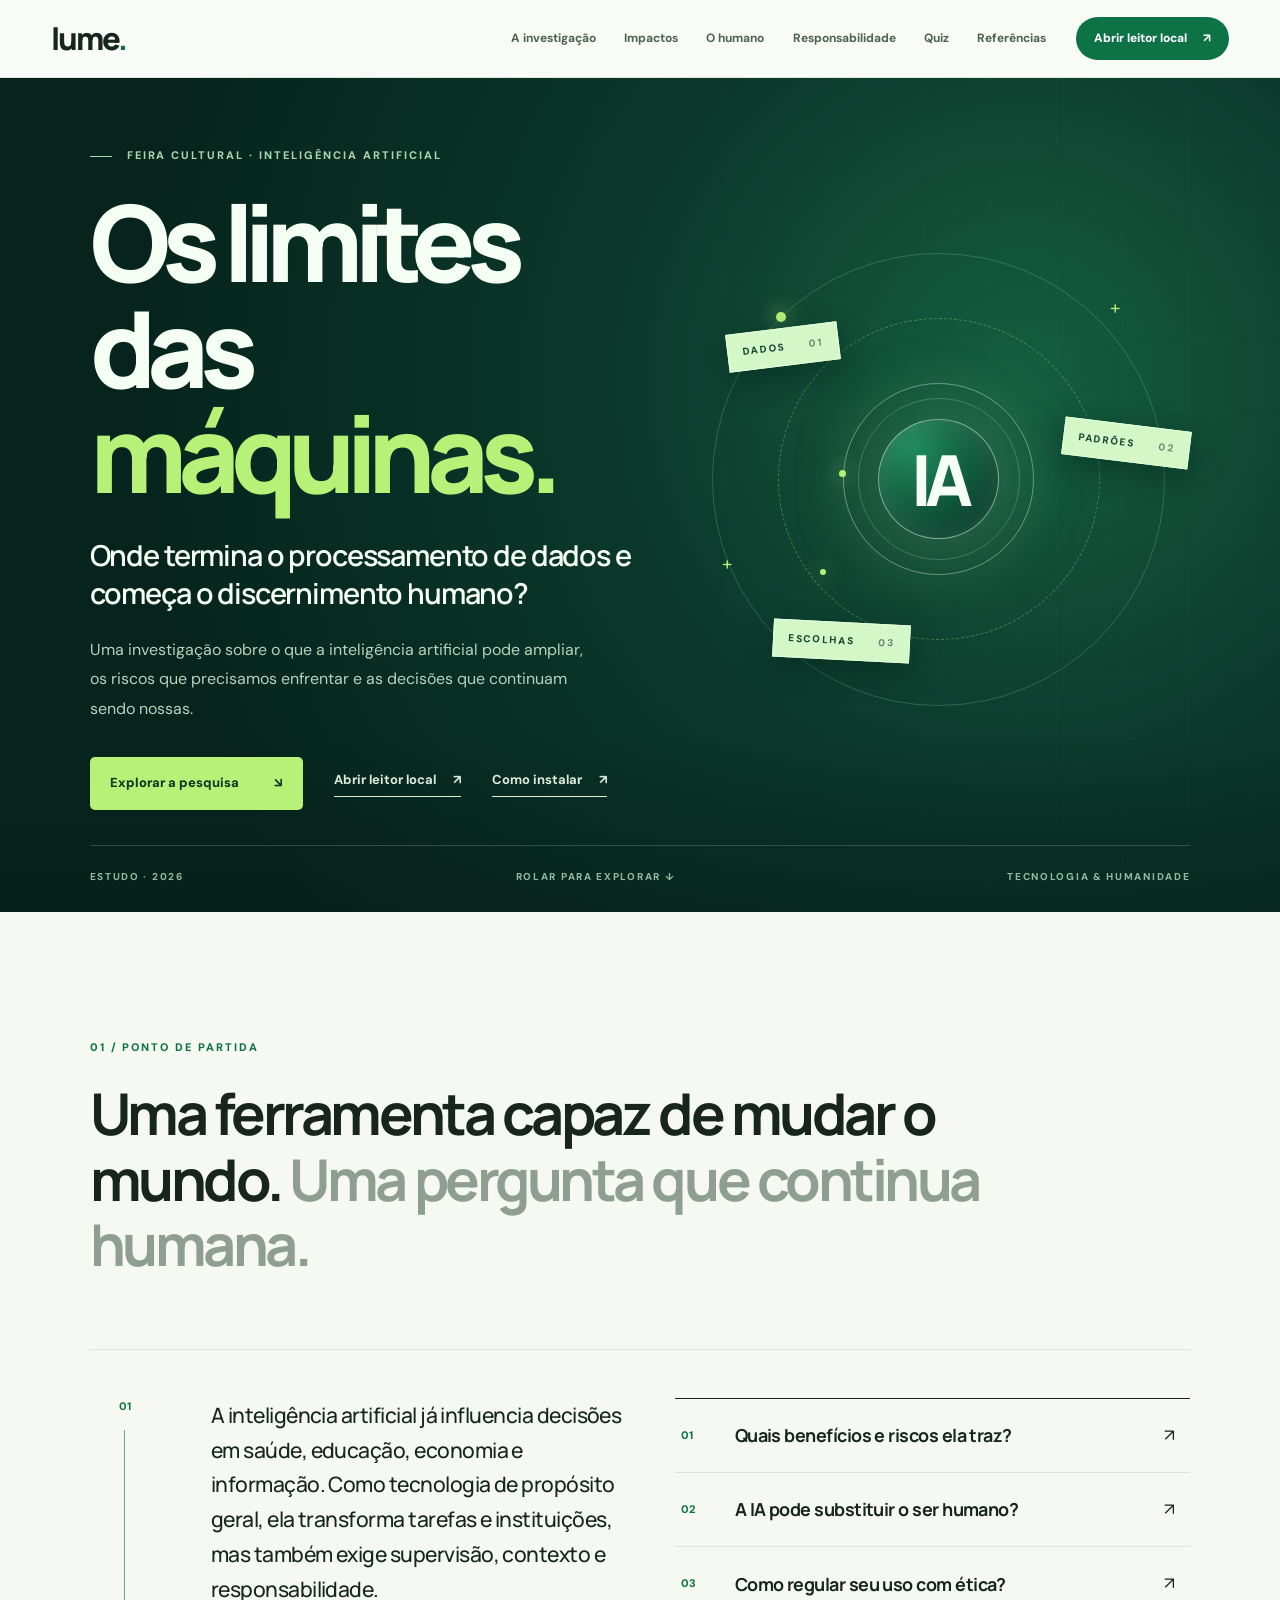
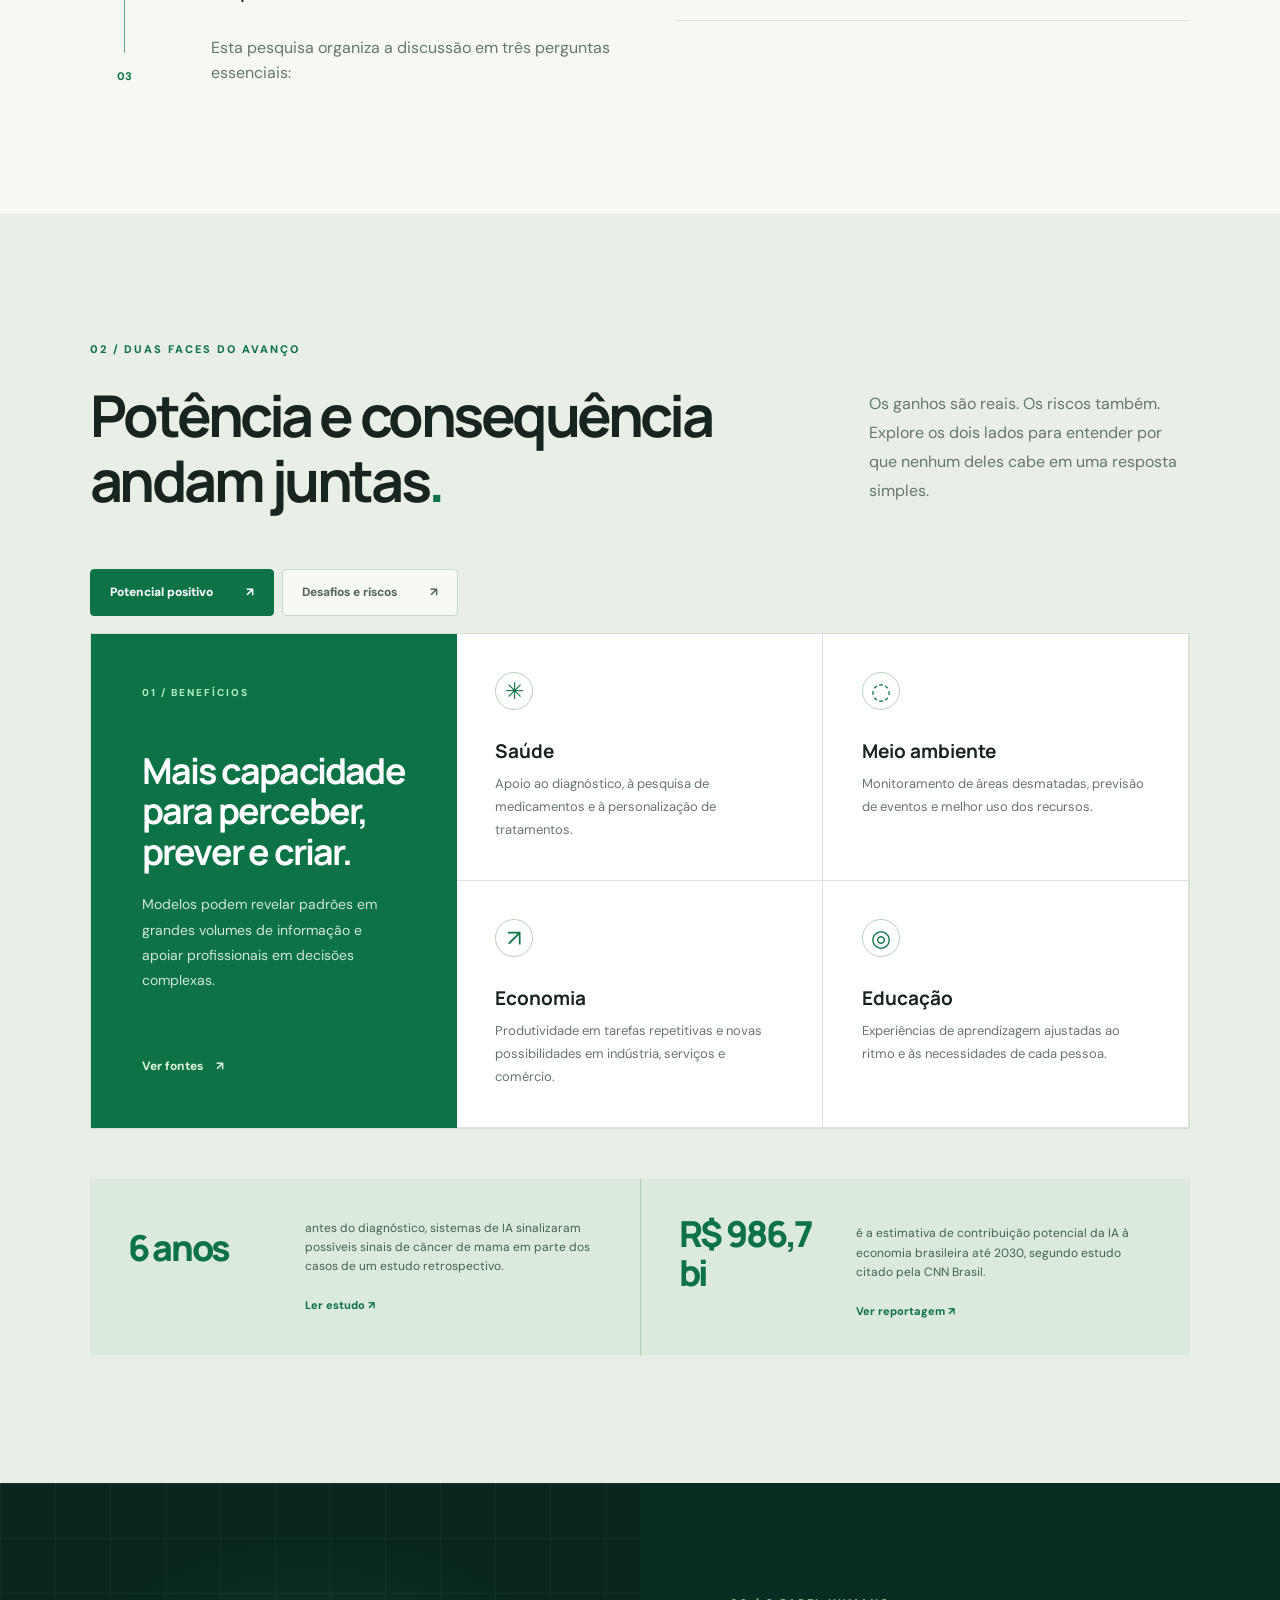
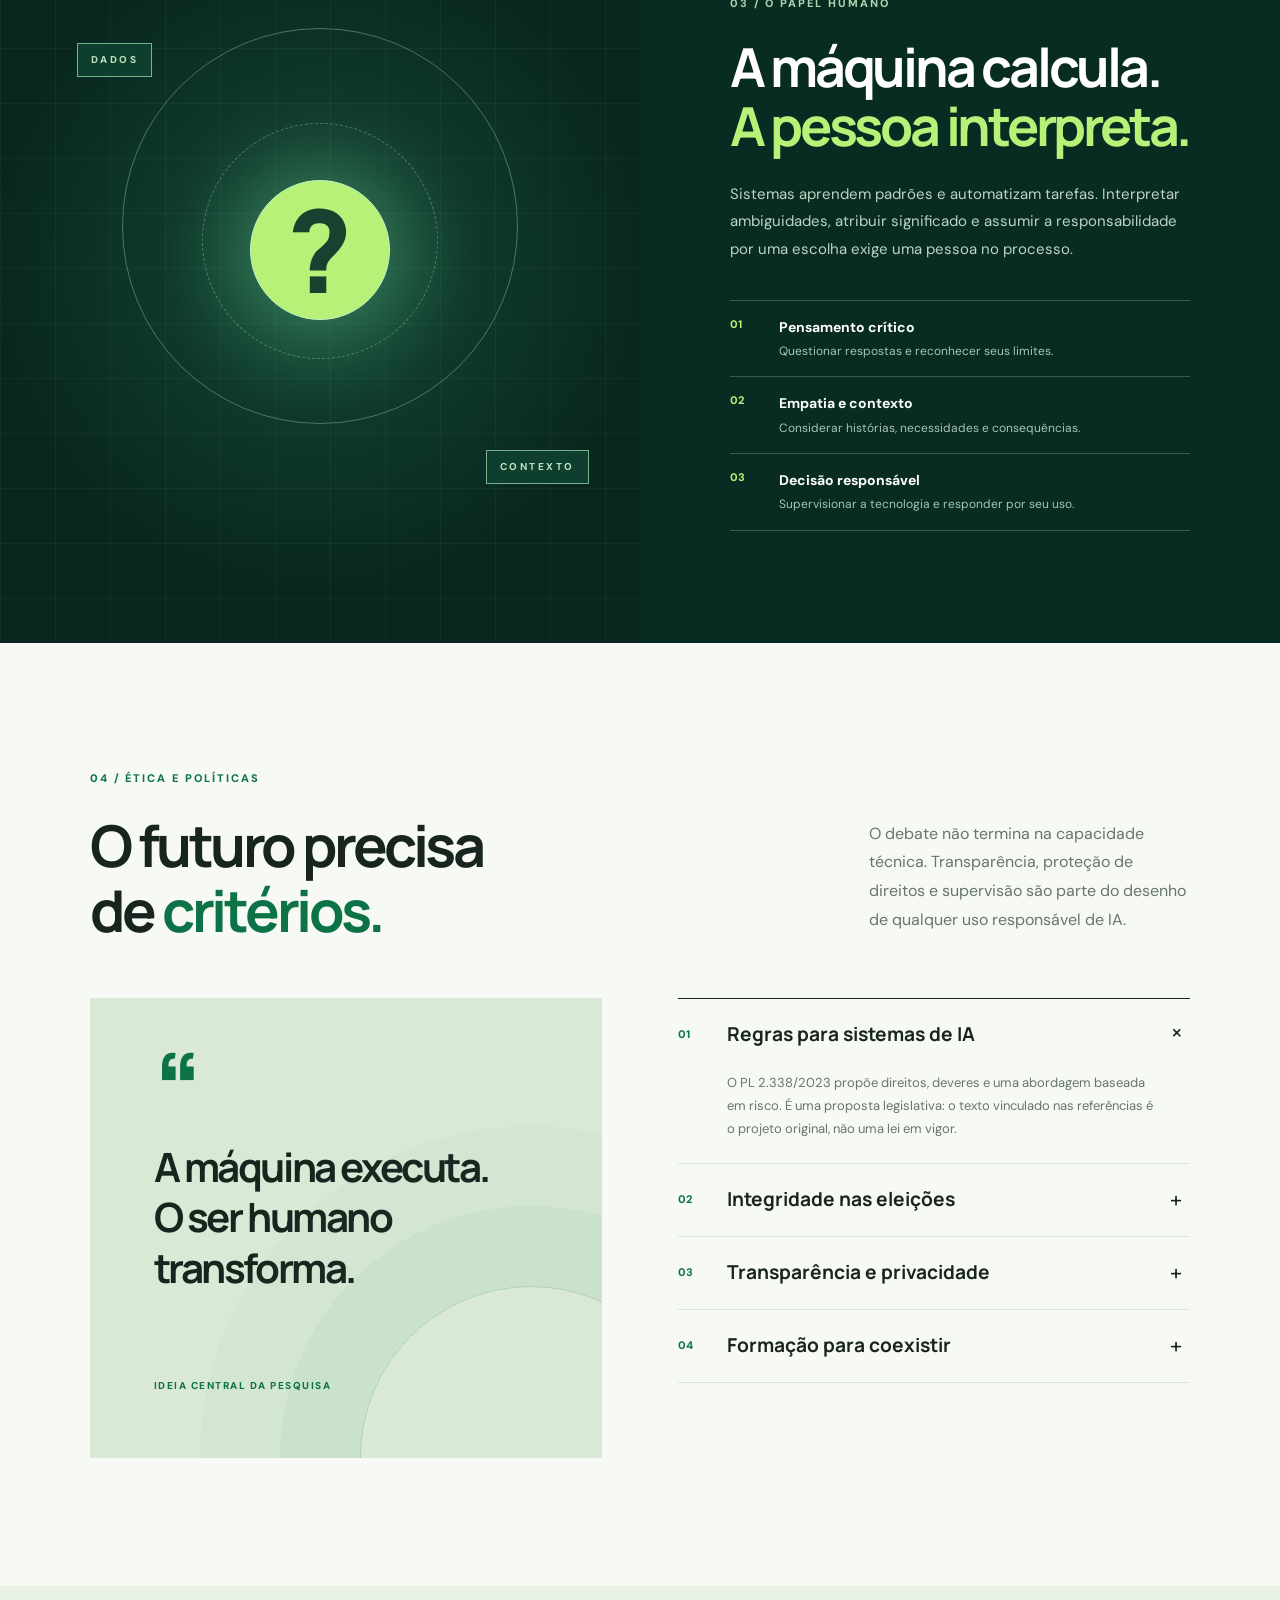
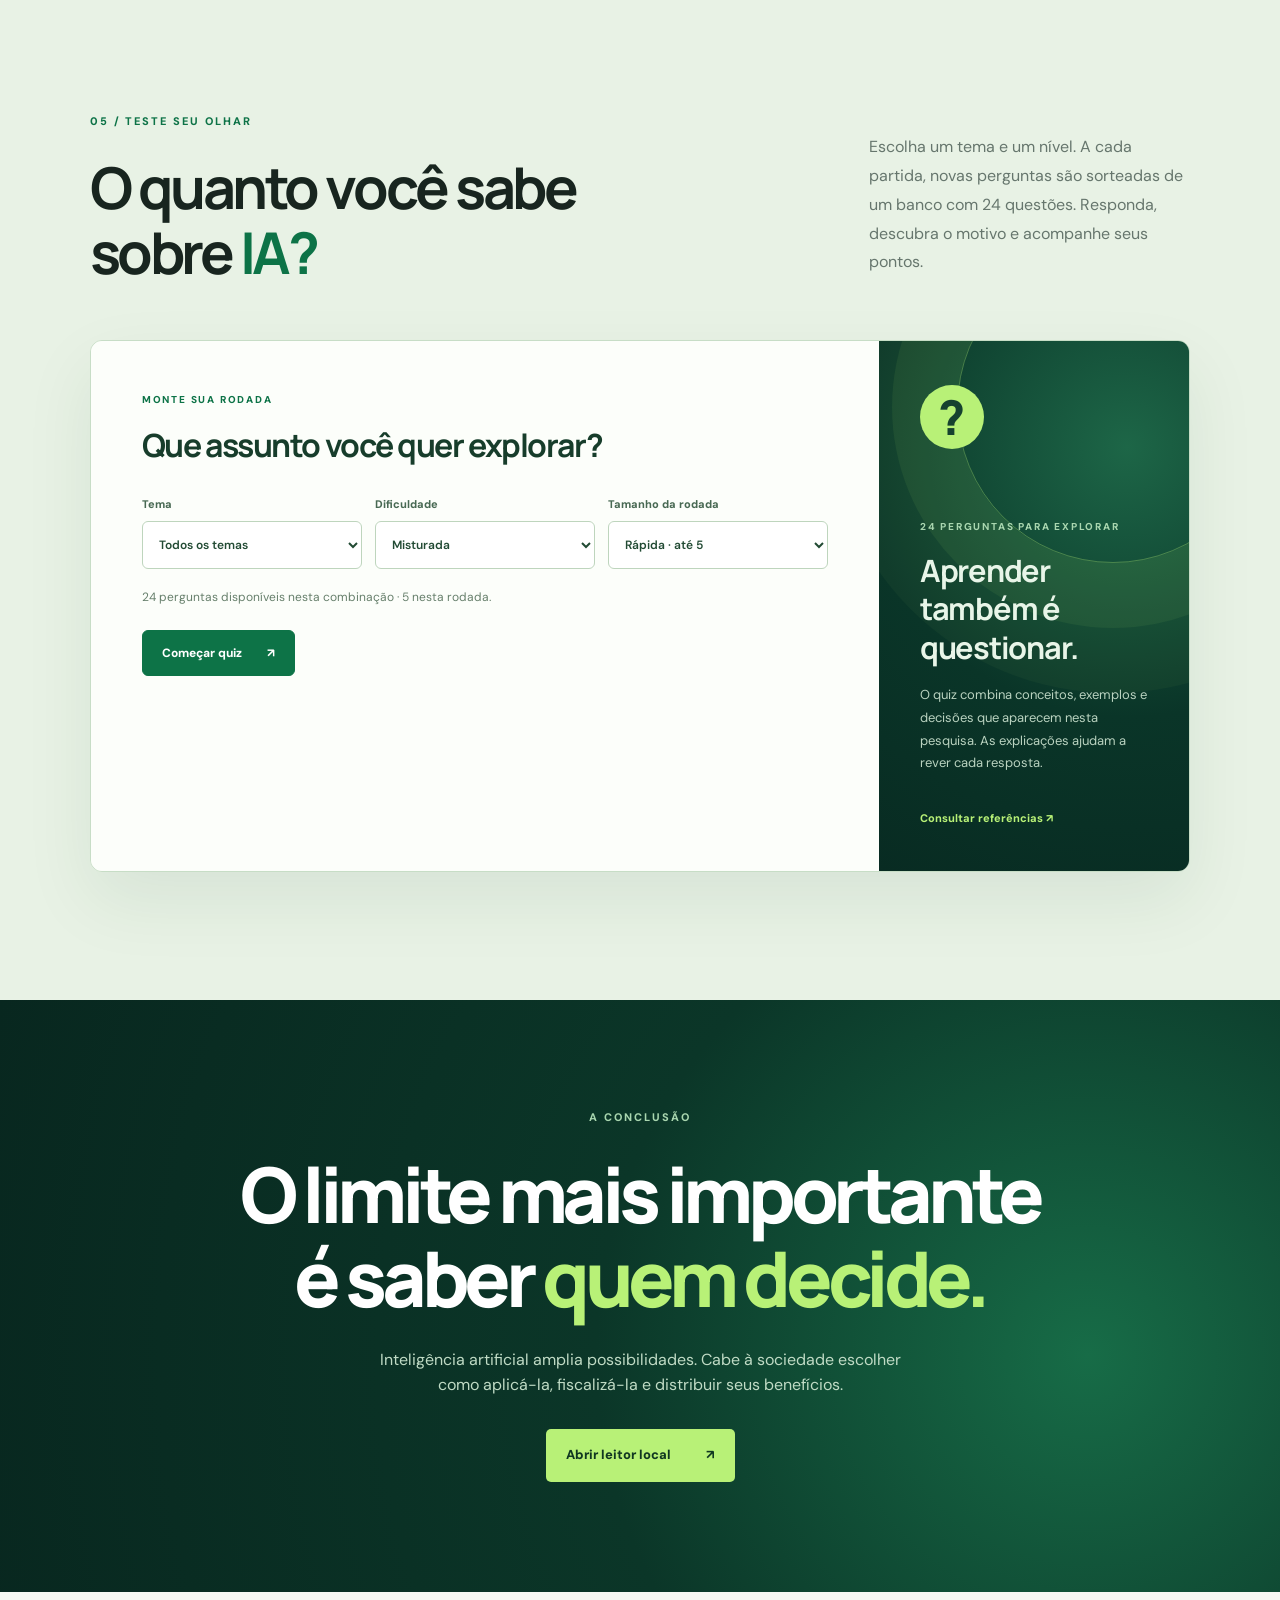
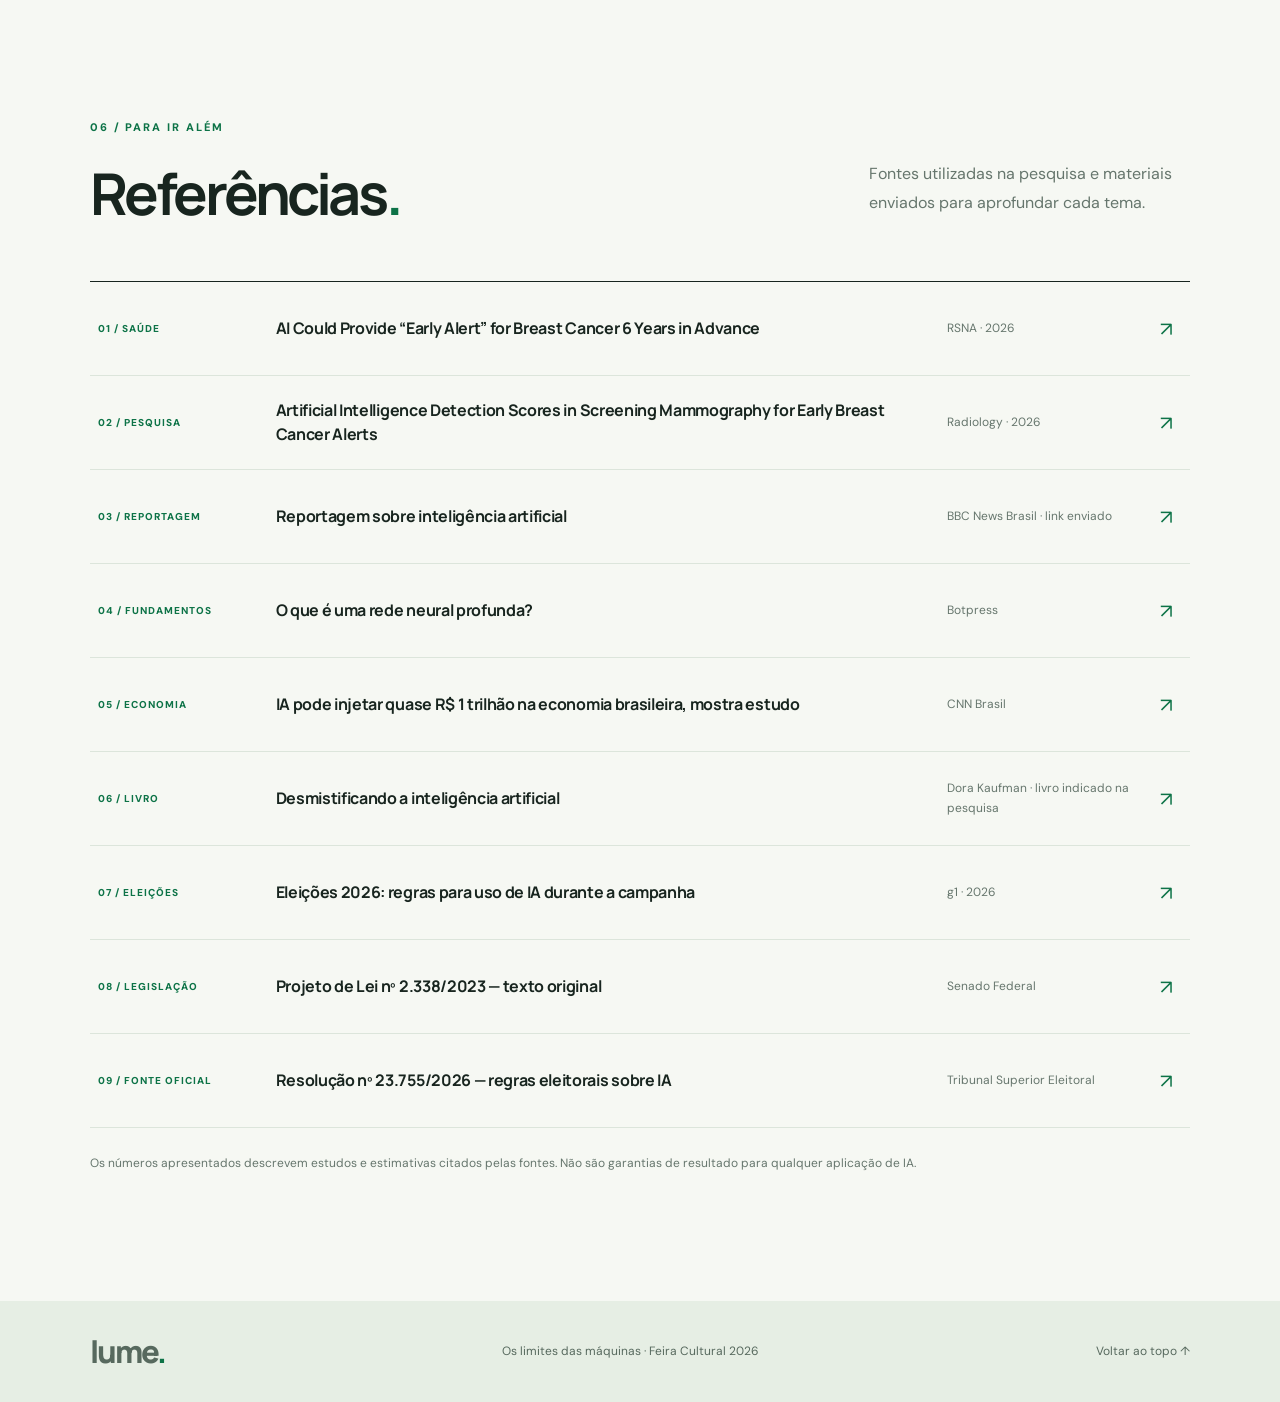
<file: docs/index.html>
<!doctype html>
<html lang="pt-BR">
<head>
  <meta charset="utf-8">
  <meta name="viewport" content="width=device-width, initial-scale=1">
  <meta name="theme-color" content="#0d7347">
  <meta name="description" content="Os limites das máquinas: uma investigação sobre o potencial da inteligência artificial e o papel do discernimento humano.">
  <title>Os limites das máquinas — Lume</title>
  <link rel="icon" href="data:,">
  <link rel="stylesheet" href="./home.css?v=2">
  <script src="./home.js?v=1" defer></script>
  <script src="./quiz.js?v=1" defer></script>
</head>
<body>
  <a class="skip-link" href="#conteudo">Ir para o conteúdo</a>
  <header class="site-header">
    <a class="brand" href="./" aria-label="Lume, página inicial">lume<span class="brand-point">.</span></a>
    <nav class="top-nav" aria-label="Seções do projeto">
      <a href="#investigacao">A investigação</a><a href="#impactos">Impactos</a><a href="#humano">O humano</a><a href="#responsabilidade">Responsabilidade</a><a href="#quiz">Quiz</a><a href="#referencias">Referências</a>
    </nav>
    <a class="nav-cta" href="http://localhost:8000/leitor">Abrir leitor local <span aria-hidden="true">↗</span></a>
    <button class="menu-toggle" type="button" aria-expanded="false" aria-controls="mobile-nav" aria-label="Abrir menu"><span></span><span></span></button>
  </header>
  <nav class="mobile-nav" id="mobile-nav" aria-label="Menu móvel" hidden><a href="#investigacao">A investigação</a><a href="#impactos">Impactos</a><a href="#humano">O humano</a><a href="#responsabilidade">Responsabilidade</a><a href="#quiz">Quiz</a><a href="#referencias">Referências</a><a href="http://localhost:8000/leitor">Abrir leitor local ↗</a></nav>

  <main id="conteudo">
    <section class="hero" aria-labelledby="hero-title">
      <div class="hero-noise" aria-hidden="true"></div>
      <div class="hero-inner">
        <div class="hero-copy reveal">
          <p class="eyebrow light"><span class="eyebrow-line"></span> FEIRA CULTURAL · INTELIGÊNCIA ARTIFICIAL</p>
          <h1 id="hero-title">Os limites<br>das <em>máquinas.</em></h1>
          <p class="hero-lead">Onde termina o processamento de dados e começa o discernimento humano?</p>
          <p class="hero-summary">Uma investigação sobre o que a inteligência artificial pode ampliar, os riscos que precisamos enfrentar e as decisões que continuam sendo nossas.</p>
          <div class="hero-actions"><a class="button bright" href="#investigacao">Explorar a pesquisa <span aria-hidden="true">↘</span></a><a class="text-link light-link" href="http://localhost:8000/leitor">Abrir leitor local <span aria-hidden="true">↗</span></a><a class="text-link light-link" href="./como-usar.html">Como instalar <span aria-hidden="true">↗</span></a></div>
        </div>
        <div class="hero-art reveal" aria-hidden="true">
          <div class="orbit orbit-one"></div><div class="orbit orbit-two"></div><div class="orbit orbit-three"></div>
          <div class="art-core"><span>IA</span><span class="core-pulse"></span></div>
          <div class="orbit-label label-one">DADOS <b>01</b></div><div class="orbit-label label-two">PADRÕES <b>02</b></div><div class="orbit-label label-three">ESCOLHAS <b>03</b></div>
          <div class="art-cross cross-a">+</div><div class="art-cross cross-b">+</div>
        </div>
      </div>
      <div class="hero-bottom"><span>ESTUDO · 2026</span><span>ROLAR PARA EXPLORAR ↓</span><span>TECNOLOGIA &amp; HUMANIDADE</span></div>
    </section>

    <section class="intro section-pad" id="investigacao">
      <div class="section-heading reveal"><p class="eyebrow">01 / PONTO DE PARTIDA</p><h2>Uma ferramenta capaz de mudar o mundo. <span>Uma pergunta que continua humana.</span></h2></div>
      <div class="intro-layout">
        <div class="intro-marker reveal"><span>01</span><i></i><span>03</span></div>
        <div class="intro-text reveal"><p>A inteligência artificial já influencia decisões em saúde, educação, economia e informação. Como tecnologia de propósito geral, ela transforma tarefas e instituições, mas também exige supervisão, contexto e responsabilidade.</p><p>Esta pesquisa organiza a discussão em três perguntas essenciais:</p></div>
        <div class="questions reveal"><a href="#impactos"><span>01</span><strong>Quais benefícios e riscos ela traz?</strong><b aria-hidden="true">↗</b></a><a href="#humano"><span>02</span><strong>A IA pode substituir o ser humano?</strong><b aria-hidden="true">↗</b></a><a href="#responsabilidade"><span>03</span><strong>Como regular seu uso com ética?</strong><b aria-hidden="true">↗</b></a></div>
      </div>
    </section>

    <section class="impact-section section-pad" id="impactos">
      <div class="split-heading reveal"><div><p class="eyebrow">02 / DUAS FACES DO AVANÇO</p><h2>Potência e consequência<br>andam juntas<span class="green-dot">.</span></h2></div><p>Os ganhos são reais. Os riscos também. Explore os dois lados para entender por que nenhum deles cabe em uma resposta simples.</p></div>
      <div class="impact-switch" role="tablist" aria-label="Explorar impactos da IA"><button class="impact-tab active" id="tab-beneficios" role="tab" aria-controls="panel-beneficios" aria-selected="true" data-panel="beneficios">Potencial positivo <span>↗</span></button><button class="impact-tab" id="tab-riscos" role="tab" aria-controls="panel-riscos" aria-selected="false" data-panel="riscos">Desafios e riscos <span>↗</span></button></div>
      <div class="impact-panels">
        <div class="impact-panel" id="panel-beneficios" role="tabpanel" aria-labelledby="tab-beneficios"><div class="impact-feature"><span class="feature-index">01 / BENEFÍCIOS</span><h3>Mais capacidade para perceber, prever e criar.</h3><p>Modelos podem revelar padrões em grandes volumes de informação e apoiar profissionais em decisões complexas.</p><a href="#referencias">Ver fontes <span aria-hidden="true">↗</span></a></div><div class="impact-grid"><article><span class="impact-icon">✳</span><h4>Saúde</h4><p>Apoio ao diagnóstico, à pesquisa de medicamentos e à personalização de tratamentos.</p></article><article><span class="impact-icon">◌</span><h4>Meio ambiente</h4><p>Monitoramento de áreas desmatadas, previsão de eventos e melhor uso dos recursos.</p></article><article><span class="impact-icon">↗</span><h4>Economia</h4><p>Produtividade em tarefas repetitivas e novas possibilidades em indústria, serviços e comércio.</p></article><article><span class="impact-icon">◎</span><h4>Educação</h4><p>Experiências de aprendizagem ajustadas ao ritmo e às necessidades de cada pessoa.</p></article></div></div>
        <div class="impact-panel" id="panel-riscos" role="tabpanel" aria-labelledby="tab-riscos" hidden><div class="impact-feature risk-feature"><span class="feature-index">02 / DESAFIOS</span><h3>O que os dados não resolvem sozinhos.</h3><p>Sem critérios e supervisão, sistemas podem ampliar problemas já existentes na sociedade.</p><a href="#referencias">Ver fontes <span aria-hidden="true">↗</span></a></div><div class="impact-grid"><article><span class="impact-icon">△</span><h4>Viés</h4><p>Dados históricos podem reproduzir discriminação de raça, gênero e classe.</p></article><article><span class="impact-icon">◈</span><h4>Opacidade</h4><p>Alguns modelos tornam difícil explicar como chegaram a uma resposta específica.</p></article><article><span class="impact-icon">⌁</span><h4>Trabalho</h4><p>A mudança de tarefas exige formação, adaptação e atenção à desigualdade.</p></article><article><span class="impact-icon">⊘</span><h4>Sociedade</h4><p>Desinformação, vigilância e consumo de energia pedem limites claros.</p></article></div></div>
      </div>
      <div class="data-band reveal"><div><strong>6 anos</strong><span>antes do diagnóstico, sistemas de IA sinalizaram possíveis sinais de câncer de mama em parte dos casos de um estudo retrospectivo.</span><a href="https://pubs.rsna.org/doi/10.1148/radiol.251309" target="_blank" rel="noopener noreferrer">Ler estudo ↗</a></div><div><strong>R$ 986,7 bi</strong><span>é a estimativa de contribuição potencial da IA à economia brasileira até 2030, segundo estudo citado pela CNN Brasil.</span><a href="https://www.cnnbrasil.com.br/economia/money/tecnologia/ia-pode-injetar-quase-r-1-trilhao-na-economia-brasileira-mostra-estudo/" target="_blank" rel="noopener noreferrer">Ver reportagem ↗</a></div></div>
    </section>

    <section class="human-section" id="humano"><div class="human-visual" aria-hidden="true"><div class="human-ring ring-one"></div><div class="human-ring ring-two"></div><span class="visual-word word-data">DADOS</span><span class="visual-word word-context">CONTEXTO</span><div class="human-symbol">?</div></div><div class="human-content reveal"><p class="eyebrow light">03 / O PAPEL HUMANO</p><h2>A máquina calcula.<br><em>A pessoa interpreta.</em></h2><p>Sistemas aprendem padrões e automatizam tarefas. Interpretar ambiguidades, atribuir significado e assumir a responsabilidade por uma escolha exige uma pessoa no processo.</p><div class="human-points"><div><span>01</span><strong>Pensamento crítico</strong><p>Questionar respostas e reconhecer seus limites.</p></div><div><span>02</span><strong>Empatia e contexto</strong><p>Considerar histórias, necessidades e consequências.</p></div><div><span>03</span><strong>Decisão responsável</strong><p>Supervisionar a tecnologia e responder por seu uso.</p></div></div></div></section>

    <section class="ethics-section section-pad" id="responsabilidade"><div class="split-heading reveal"><div><p class="eyebrow">04 / ÉTICA E POLÍTICAS</p><h2>O futuro precisa<br>de <em>critérios.</em></h2></div><p>O debate não termina na capacidade técnica. Transparência, proteção de direitos e supervisão são parte do desenho de qualquer uso responsável de IA.</p></div><div class="ethics-layout"><div class="ethics-statement reveal"><span class="statement-mark">“</span><p>A máquina executa.<br>O ser humano transforma.</p><span class="statement-note">IDEIA CENTRAL DA PESQUISA</span></div><div class="ethics-list reveal"><details open><summary><span>01</span><strong>Regras para sistemas de IA</strong><i>+</i></summary><p>O PL 2.338/2023 propõe direitos, deveres e uma abordagem baseada em risco. É uma proposta legislativa: o texto vinculado nas referências é o projeto original, não uma lei em vigor.</p></details><details><summary><span>02</span><strong>Integridade nas eleições</strong><i>+</i></summary><p>As regras eleitorais de 2026 exigem identificação de conteúdo sintético em propaganda e estabelecem restrições específicas para o período próximo à votação.</p></details><details><summary><span>03</span><strong>Transparência e privacidade</strong><i>+</i></summary><p>Quem desenvolve e usa IA precisa explicar finalidades, proteger dados e permitir avaliação humana dos efeitos do sistema.</p></details><details><summary><span>04</span><strong>Formação para coexistir</strong><i>+</i></summary><p>Preparar pessoas para trabalhar criticamente com algoritmos é tão relevante quanto desenvolver modelos mais potentes.</p></details></div></div></section>

    <section class="quiz-section section-pad" id="quiz" aria-labelledby="quiz-title"><div class="split-heading reveal"><div><p class="eyebrow">05 / TESTE SEU OLHAR</p><h2 id="quiz-title">O quanto você sabe<br>sobre <em>IA?</em></h2></div><p>Escolha um tema e um nível. A cada partida, novas perguntas são sorteadas de um banco com 24 questões. Responda, descubra o motivo e acompanhe seus pontos.</p></div>
      <div class="quiz-shell reveal"><div class="quiz-card">
        <div id="quiz-config"><p class="quiz-kicker">MONTE SUA RODADA</p><h3>Que assunto você quer explorar?</h3><div class="quiz-filters"><div><label for="quiz-topic">Tema</label><select id="quiz-topic"><option value="all">Todos os temas</option><option value="fundamentos">Como a IA funciona</option><option value="impactos">Impactos na vida real</option><option value="etica">Ética e decisões</option><option value="sociedade">Informação e sociedade</option></select></div><div><label for="quiz-level">Dificuldade</label><select id="quiz-level"><option value="all">Misturada</option><option value="basico">Básica</option><option value="medio">Intermediária</option><option value="avancado">Desafio</option></select></div><div><label for="quiz-length">Tamanho da rodada</label><select id="quiz-length"><option value="5">Rápida · até 5</option><option value="10">Completa · até 10</option><option value="20">Maratona · até 20</option></select></div></div><p id="quiz-availability" class="quiz-availability" aria-live="polite"></p><button id="quiz-start" class="quiz-primary" type="button">Começar quiz <span aria-hidden="true">↗</span></button></div>
        <div id="quiz-play" hidden><div class="quiz-status"><span id="quiz-step">Pergunta 1 de 5</span><strong id="quiz-score">0 pontos</strong></div><progress id="quiz-progress" max="5" value="0" aria-label="Progresso do quiz"></progress><p id="quiz-question-tag" class="quiz-kicker"></p><h3 id="quiz-question"></h3><div id="quiz-options" class="quiz-options" role="group" aria-label="Alternativas"></div><div id="quiz-feedback" class="quiz-feedback" role="status" aria-live="polite" hidden><strong id="quiz-feedback-title"></strong><p id="quiz-explanation"></p></div><div class="quiz-controls"><button id="quiz-next" class="quiz-primary" type="button" disabled>Próxima pergunta <span aria-hidden="true">→</span></button><button id="quiz-change" class="quiz-quiet" type="button">Trocar tema</button></div></div>
        <div id="quiz-result" hidden><p class="quiz-kicker">RODADA CONCLUÍDA</p><div class="quiz-result-score"><strong id="quiz-final-score">0</strong><span id="quiz-final-total">/ 50 pontos</span></div><h3 id="quiz-result-title">Muito bem!</h3><p id="quiz-result-copy"></p><div class="quiz-controls"><button id="quiz-retry" class="quiz-primary" type="button">Jogar de novo <span aria-hidden="true">↗</span></button><button id="quiz-new-topic" class="quiz-quiet" type="button">Escolher outro tema</button></div></div>
      </div><aside class="quiz-aside" aria-label="Sobre o quiz"><span class="quiz-aside-mark">?</span><p>24 PERGUNTAS PARA EXPLORAR</p><strong>Aprender também é questionar.</strong><span>O quiz combina conceitos, exemplos e decisões que aparecem nesta pesquisa. As explicações ajudam a rever cada resposta.</span><a href="#referencias">Consultar referências ↗</a></aside></div>
    </section>

    <section class="closing-section"><div class="closing-inner reveal"><p class="eyebrow light">A CONCLUSÃO</p><h2>O limite mais importante<br>é saber <em>quem decide.</em></h2><p>Inteligência artificial amplia possibilidades. Cabe à sociedade escolher como aplicá-la, fiscalizá-la e distribuir seus benefícios.</p><a class="button bright" href="http://localhost:8000/leitor">Abrir leitor local <span aria-hidden="true">↗</span></a></div></section>

    <section class="references section-pad" id="referencias"><div class="split-heading reveal"><div><p class="eyebrow">06 / PARA IR ALÉM</p><h2>Referências<span class="green-dot">.</span></h2></div><p>Fontes utilizadas na pesquisa e materiais enviados para aprofundar cada tema.</p></div><div class="reference-list">
      <a href="https://www.rsna.org/news/2026/june/ai-flags-breast-cancer-early" target="_blank" rel="noopener noreferrer"><span>01 / SAÚDE</span><strong>AI Could Provide “Early Alert” for Breast Cancer 6 Years in Advance</strong><small>RSNA · 2026</small><b aria-hidden="true">↗</b></a>
      <a href="https://pubs.rsna.org/doi/10.1148/radiol.251309" target="_blank" rel="noopener noreferrer"><span>02 / PESQUISA</span><strong>Artificial Intelligence Detection Scores in Screening Mammography for Early Breast Cancer Alerts</strong><small>Radiology · 2026</small><b aria-hidden="true">↗</b></a>
      <a href="https://www.bbc.com/portuguese/articles/c870xmd2dv0o" target="_blank" rel="noopener noreferrer"><span>03 / REPORTAGEM</span><strong>Reportagem sobre inteligência artificial</strong><small>BBC News Brasil · link enviado</small><b aria-hidden="true">↗</b></a>
      <a href="https://botpress.com/pt/blog/deep-neural-network" target="_blank" rel="noopener noreferrer"><span>04 / FUNDAMENTOS</span><strong>O que é uma rede neural profunda?</strong><small>Botpress</small><b aria-hidden="true">↗</b></a>
      <a href="https://www.cnnbrasil.com.br/economia/money/tecnologia/ia-pode-injetar-quase-r-1-trilhao-na-economia-brasileira-mostra-estudo/" target="_blank" rel="noopener noreferrer"><span>05 / ECONOMIA</span><strong>IA pode injetar quase R$ 1 trilhão na economia brasileira, mostra estudo</strong><small>CNN Brasil</small><b aria-hidden="true">↗</b></a>
      <a href="https://loja.editora.unb.br/comunicacao/desmistificando-a-inteligencia-artificial-3068/p" target="_blank" rel="noopener noreferrer"><span>06 / LIVRO</span><strong>Desmistificando a inteligência artificial</strong><small>Dora Kaufman · livro indicado na pesquisa</small><b aria-hidden="true">↗</b></a>
      <a href="https://g1.globo.com/politica/eleicoes/2026/noticia/2026/08/17/eleicoes-2026-veja-as-regras-aprovadas-pelo-tse-para-uso-de-ia-durante-a-campanha.ghtml" target="_blank" rel="noopener noreferrer"><span>07 / ELEIÇÕES</span><strong>Eleições 2026: regras para uso de IA durante a campanha</strong><small>g1 · 2026</small><b aria-hidden="true">↗</b></a>
      <a href="https://legis.senado.leg.br/sdleg-getter/documento?disposition=inline&amp;dm=9347622" target="_blank" rel="noopener noreferrer"><span>08 / LEGISLAÇÃO</span><strong>Projeto de Lei nº 2.338/2023 — texto original</strong><small>Senado Federal</small><b aria-hidden="true">↗</b></a>
      <a href="https://www.tse.jus.br/legislacao/compilada/res/2026/resolucao-no-23-755-de-2-de-marco-de-2026" target="_blank" rel="noopener noreferrer"><span>09 / FONTE OFICIAL</span><strong>Resolução nº 23.755/2026 — regras eleitorais sobre IA</strong><small>Tribunal Superior Eleitoral</small><b aria-hidden="true">↗</b></a>
    </div><p class="references-note">Os números apresentados descrevem estudos e estimativas citados pelas fontes. Não são garantias de resultado para qualquer aplicação de IA.</p></section>
  </main>
  <footer class="site-footer"><a class="brand" href="./">lume<span class="brand-point">.</span></a><p>Os limites das máquinas · Feira Cultural 2026</p><a href="#conteudo">Voltar ao topo ↑</a></footer>
</body>
</html>
</file>
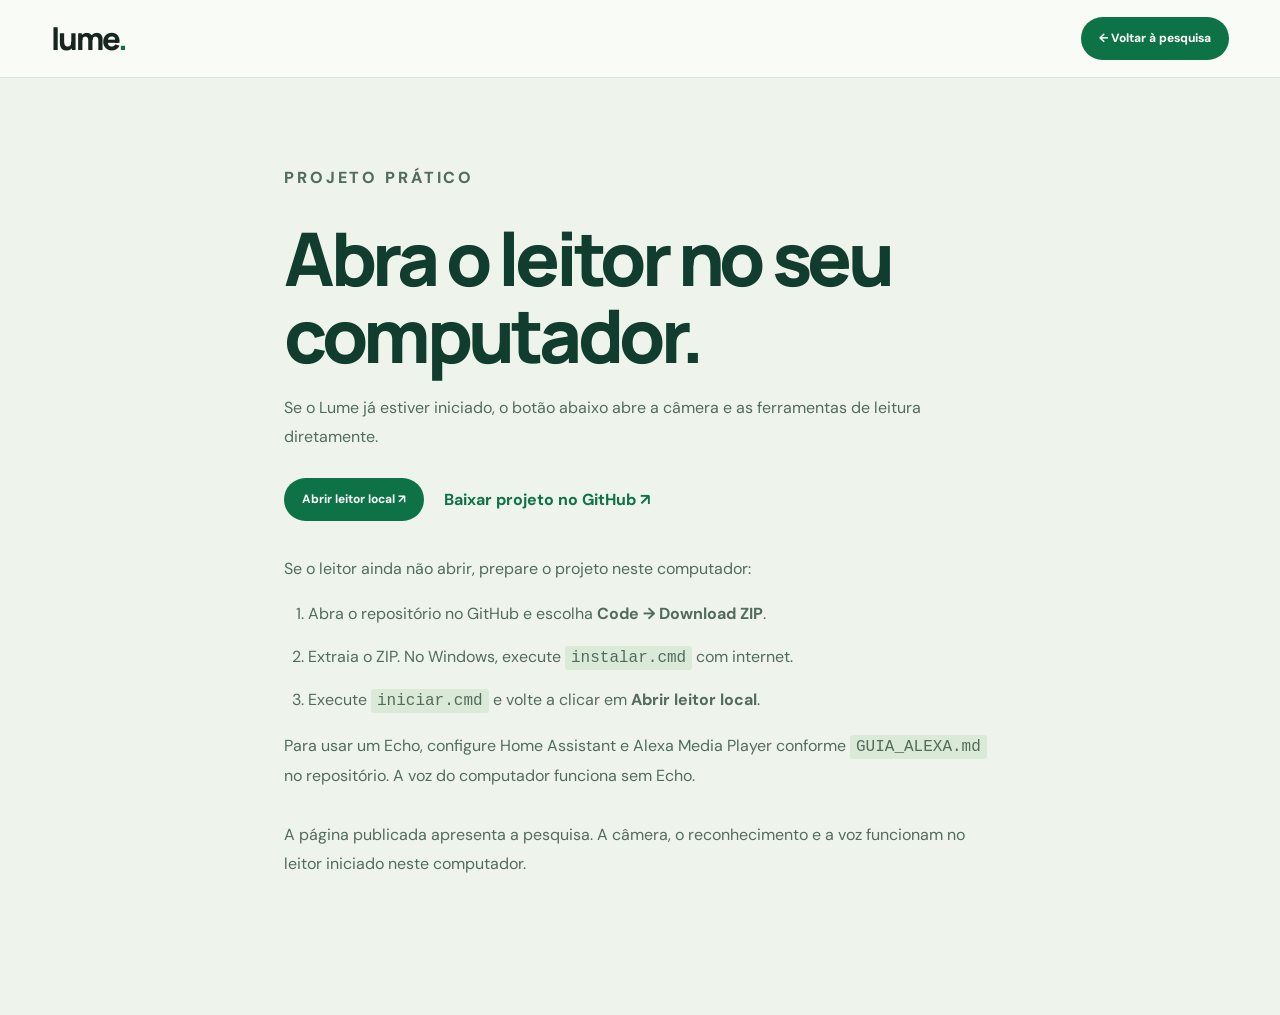
<file: docs/como-usar.html>
<!doctype html>
<html lang="pt-BR">
<head><meta charset="utf-8"><meta name="viewport" content="width=device-width, initial-scale=1"><meta name="theme-color" content="#0d7347"><title>Abrir leitor — Lume</title><link rel="stylesheet" href="./home.css?v=2"><style>
body{background:#eef4eb}.instructions{max-width:760px;margin:0 auto;padding:clamp(36px,7vw,86px) 24px 110px}.instructions h1{font:800 clamp(42px,7vw,74px)/1.05 Manrope,sans-serif;letter-spacing:-.06em;color:#113d2e;margin:20px 0}.instructions p,.instructions li{font-size:16px;line-height:1.8;color:#536b5c}.instructions ol{padding-left:24px}.instructions li{margin:14px 0}.instructions a{color:#0d7347;font-weight:700}.instructions .launch-actions{display:flex;gap:20px;align-items:center;flex-wrap:wrap;margin:26px 0 34px}.instructions .launch-actions .nav-cta{color:#fff}.instructions .notice{margin:30px 0}.instructions code{background:#dbe9d9;padding:3px 6px;border-radius:3px}
</style></head>
<body><header class="site-header"><a class="brand" href="./" aria-label="Lume, início">lume<span class="brand-point">.</span></a><a class="nav-cta" href="./">← Voltar à pesquisa</a></header>
<main class="instructions"><p class="eyebrow">PROJETO PRÁTICO</p><h1>Abra o leitor no seu computador.</h1><p>Se o Lume já estiver iniciado, o botão abaixo abre a câmera e as ferramentas de leitura diretamente.</p><div class="launch-actions"><a class="nav-cta" href="http://localhost:8000/leitor">Abrir leitor local ↗</a><a id="repository-link" href="https://github.com">Baixar projeto no GitHub ↗</a></div><p>Se o leitor ainda não abrir, prepare o projeto neste computador:</p><ol><li>Abra o repositório no GitHub e escolha <strong>Code → Download ZIP</strong>.</li><li>Extraia o ZIP. No Windows, execute <code>instalar.cmd</code> com internet.</li><li>Execute <code>iniciar.cmd</code> e volte a clicar em <strong>Abrir leitor local</strong>.</li></ol><p>Para usar um Echo, configure Home Assistant e Alexa Media Player conforme <code>GUIA_ALEXA.md</code> no repositório. A voz do computador funciona sem Echo.</p><p class="notice">A página publicada apresenta a pesquisa. A câmera, o reconhecimento e a voz funcionam no leitor iniciado neste computador.</p></main>
<script>const parts=location.pathname.split('/').filter(Boolean);if(location.hostname.endsWith('.github.io')&&parts[0]){document.getElementById('repository-link').href='https://github.com/'+location.hostname.split('.')[0]+'/'+parts[0]}</script></body></html>
</file>
<file: docs/home.css>
@import url('https://fonts.googleapis.com/css2?family=DM+Sans:wght@400;500;600;700&family=Manrope:wght@400;500;600;700;800&display=swap');
:root{--green:#0d7347;--forest:#082b22;--deep:#061c18;--ink:#18251f;--muted:#66766d;--paper:#f6f8f3;--cream:#e9efe6;--line:#dce5db;--lime:#b8f177;--font:'DM Sans',Segoe UI,sans-serif;--display:'Manrope',var(--font)}
*{box-sizing:border-box}html{scroll-behavior:smooth;scroll-padding-top:90px}body{margin:0;background:var(--paper);color:var(--ink);font:16px/1.6 var(--font)}a{color:inherit;text-decoration:none}button{font:inherit;cursor:pointer}a,button{-webkit-tap-highlight-color:transparent}a:focus-visible,button:focus-visible,summary:focus-visible{outline:3px solid var(--lime);outline-offset:4px}[hidden]{display:none!important}::selection{background:#b8f177;color:#082b22}.skip-link{position:absolute;top:-100px;left:10px;background:#fff;padding:10px;z-index:100}.skip-link:focus{top:10px}
.site-header{height:78px;padding:0 clamp(22px,4vw,72px);display:flex;align-items:center;justify-content:space-between;gap:30px;background:#f9fbf7;border-bottom:1px solid var(--line);position:sticky;top:0;z-index:30}.brand{font:800 31px/1 var(--display);letter-spacing:-2px}.brand-point{color:var(--green)}.top-nav{display:flex;align-items:center;gap:clamp(17px,2.2vw,36px);margin-left:auto}.top-nav a{font-size:12px;font-weight:700;color:#4d6154;transition:color .2s}.top-nav a:hover,.site-footer a:hover{color:var(--green)}.nav-cta{font-size:12px;font-weight:800;background:var(--green);color:#fff;padding:12px 18px;border-radius:99px;white-space:nowrap;transition:transform .2s,background .2s}.nav-cta:hover{background:#095c39;transform:translateY(-2px)}.nav-cta span{margin-left:13px}.menu-toggle{display:none;border:0;background:transparent;width:40px;height:40px;padding:8px}.menu-toggle span{display:block;height:2px;background:var(--forest);margin:6px 0}.mobile-nav{position:fixed;top:78px;left:0;right:0;z-index:29;background:#fff;box-shadow:0 16px 30px #071d1820;padding:20px}.mobile-nav a{display:block;padding:12px;border-bottom:1px solid var(--line);font-weight:700}
.eyebrow{font:800 11px/1.4 var(--font);letter-spacing:.18em;color:var(--green);margin:0 0 26px}.eyebrow.light{color:#a9d6af}.eyebrow-line{display:inline-block;width:22px;height:1px;background:currentColor;vertical-align:middle;margin-right:10px}.green-dot{color:var(--green)}.section-pad{padding:clamp(86px,10vw,150px) clamp(22px,7vw,120px)}.section-heading h2,.split-heading h2{font:700 clamp(37px,4.5vw,68px)/1.13 var(--display);letter-spacing:-.06em;margin:0}.split-heading{display:grid;grid-template-columns:1.25fr .55fr;align-items:end;gap:50px;margin-bottom:55px}.split-heading>p{font-size:16px;color:var(--muted);max-width:380px;line-height:1.8;margin:0 0 8px}.split-heading em{font-style:normal;color:var(--green)}
.hero{min-height:min(790px,calc(100svh - 78px));background:radial-gradient(circle at 80% 36%,#155e41 0,#0b382b 36%,#06241d 77%);color:#f5fff3;position:relative;overflow:hidden;display:flex;flex-direction:column}.hero-noise{pointer-events:none;position:absolute;inset:0;opacity:.18;background-image:linear-gradient(#fff1 1px,transparent 1px),linear-gradient(90deg,#fff1 1px,transparent 1px);background-size:66px 66px;mask-image:linear-gradient(90deg,transparent 10%,#000)}.hero:after{content:"";position:absolute;inset:auto 0 0;height:180px;background:linear-gradient(transparent,#061c1870);pointer-events:none}.hero-inner{width:100%;max-width:1600px;margin:auto;display:grid;grid-template-columns:1.06fr .94fr;gap:30px;align-items:center;padding:70px clamp(22px,7vw,120px) 35px}.hero-copy{position:relative;z-index:2}.hero h1{font:800 clamp(65px,8.3vw,136px)/.99 var(--display);letter-spacing:-.085em;margin:0 0 31px}.hero h1 em{font-style:normal;color:var(--lime)}.hero-lead{font:600 clamp(21px,2.25vw,34px)/1.33 var(--display);letter-spacing:-.04em;max-width:620px;margin:0 0 22px}.hero-summary{font-size:16px;line-height:1.85;color:#b8d0bf;max-width:510px;margin:0 0 34px}.hero-actions{display:flex;align-items:center;gap:31px;flex-wrap:wrap}.button{display:inline-flex;align-items:center;justify-content:space-between;gap:35px;padding:16px 20px;border-radius:5px;font-size:13px;font-weight:800;transition:transform .2s,background .2s}.button:hover{transform:translateY(-3px)}.button.bright{color:#103721;background:var(--lime)}.button.bright:hover{background:#d3ffa6}.text-link{font-size:13px;font-weight:700;border-bottom:1px solid currentColor;padding-bottom:5px}.light-link{color:#deeadc}.text-link span{margin-left:14px}.hero-bottom{position:relative;z-index:2;display:flex;justify-content:space-between;gap:20px;border-top:1px solid #ffffff2c;margin:0 clamp(22px,7vw,120px);padding:23px 0 27px;color:#8ebaa0;font-size:10px;font-weight:800;letter-spacing:.17em}.hero-art{position:relative;width:min(100%,620px);aspect-ratio:1;justify-self:end}.orbit{border:1px solid #a9e2bc3b;border-radius:50%;position:absolute;inset:5%;animation:orbit 30s linear infinite}.orbit-two{inset:18%;border-style:dashed;border-color:#b8f1775b;animation-direction:reverse;animation-duration:44s}.orbit-three{inset:31%;border-color:#ccf3d272;box-shadow:0 0 50px #9fefaa12}.orbit:before{content:"";position:absolute;width:10px;height:10px;border-radius:50%;background:var(--lime);top:13%;left:14%;box-shadow:0 0 20px var(--lime)}.orbit-two:before{width:6px;height:6px;top:78%;left:13%}.orbit-three:before{top:45%;left:-5px;width:7px;height:7px}.art-core{position:absolute;inset:38%;border:1px solid #c2e7c8a0;background:radial-gradient(circle at 30% 25%,#1f8b5c,#09412f 74%);border-radius:50%;display:grid;place-items:center;box-shadow:0 0 90px #a4e8a144,inset 0 0 30px #fff2}.art-core>span:first-child{font:800 clamp(46px,5.5vw,86px)/1 var(--display);letter-spacing:-.09em}.core-pulse{position:absolute;inset:-18%;border:1px solid #c7efbd3d;border-radius:50%;animation:pulse 5s ease-out infinite}.orbit-label{position:absolute;background:#d4f7c8;color:#174631;border:1px solid #e3ffdb;padding:10px 14px;font-size:10px;font-weight:800;letter-spacing:.17em;box-shadow:0 10px 30px #001f1670}.orbit-label b{margin-left:20px;color:#658677}.label-one{top:20%;left:8%;transform:rotate(-7deg)}.label-two{right:0;top:39%;transform:rotate(7deg)}.label-three{left:17%;bottom:14%;transform:rotate(3deg)}.art-cross{position:absolute;color:#b8f177;font-size:19px}.cross-a{right:14%;top:13%}.cross-b{left:7%;bottom:30%}@keyframes orbit{to{transform:rotate(360deg)}}@keyframes pulse{50%{transform:scale(1.14);opacity:.3}} 
.intro{background:#f6f8f3}.section-heading{max-width:920px;margin-bottom:72px}.section-heading h2 span{color:#8e9e90}.intro-layout{display:grid;grid-template-columns:70px minmax(0,1fr) minmax(0,1.25fr);gap:clamp(22px,4vw,65px);border-top:1px solid var(--line);padding-top:48px}.intro-marker{display:flex;flex-direction:column;align-items:center;color:var(--green);font-size:11px;font-weight:800}.intro-marker i{height:100%;width:1px;min-height:130px;background:var(--green);opacity:.6;margin:15px}.intro-text{max-width:510px}.intro-text p:first-child{font:500 clamp(17px,1.65vw,23px)/1.65 var(--display);letter-spacing:-.025em;margin:0 0 28px}.intro-text p:last-child{color:var(--muted);margin:0}.questions{border-top:1px solid var(--ink)}.questions a{display:grid;grid-template-columns:40px 1fr 20px;align-items:center;gap:14px;padding:23px 6px;border-bottom:1px solid var(--line);transition:padding .2s,color .2s}.questions a:hover{padding-left:14px;color:var(--green)}.questions span{color:var(--green);font-size:11px;font-weight:800}.questions strong{font:700 clamp(15px,1.4vw,20px)/1.35 var(--display);letter-spacing:-.03em}.questions b{font-size:17px;font-weight:400}
.impact-section{background:#e9efe6}.impact-switch{display:flex;gap:8px;margin-bottom:17px}.impact-tab{border:1px solid #c8d8ca;background:#f7faf4;color:#56685c;padding:13px 19px;border-radius:4px;font-size:12px;font-weight:800;transition:background .2s,color .2s}.impact-tab span{margin-left:30px}.impact-tab.active{background:var(--green);color:#fff;border-color:var(--green)}.impact-panel{display:grid;grid-template-columns:minmax(240px,.8fr) minmax(0,1.6fr);min-height:470px;background:#fff;border:1px solid #d4dfd2}.impact-feature{background:#0d7347;color:#fff;padding:clamp(28px,4vw,57px);display:flex;flex-direction:column}.feature-index{font-size:10px;font-weight:800;letter-spacing:.2em;color:#b1edc3}.impact-feature h3{font:700 clamp(28px,2.8vw,45px)/1.13 var(--display);letter-spacing:-.05em;margin:50px 0 20px}.impact-feature p{color:#d1e6d7;font-size:14px;line-height:1.8;margin:0}.impact-feature a{font-size:12px;font-weight:800;color:#dcf3d9;margin-top:auto;padding-top:28px}.impact-feature a span{margin-left:10px}.risk-feature{background:#16382c}.impact-grid{display:grid;grid-template-columns:1fr 1fr}.impact-grid article{padding:clamp(25px,3vw,45px);border-right:1px solid var(--line);border-bottom:1px solid var(--line);transition:background .25s}.impact-grid article:hover{background:#f1f8ed}.impact-icon{display:grid;place-items:center;width:38px;height:38px;border:1px solid #b8d2bb;border-radius:50%;color:var(--green);font-size:23px}.impact-grid h4{font:700 19px var(--display);margin:28px 0 9px}.impact-grid p{font-size:13px;line-height:1.75;color:var(--muted);margin:0}.data-band{display:grid;grid-template-columns:1fr 1fr;gap:1px;background:#adcbb0;margin-top:50px}.data-band>div{background:#dceadd;padding:35px 38px;display:grid;grid-template-columns:155px 1fr;gap:10px 22px;align-items:center}.data-band strong{font:800 clamp(28px,2.8vw,39px)/1.1 var(--display);letter-spacing:-.06em;color:var(--green)}.data-band span{font-size:12px;line-height:1.6;color:#45614d}.data-band a{grid-column:2;font-size:11px;font-weight:800;color:var(--green)}
.human-section{min-height:760px;background:var(--forest);color:#fff;display:grid;grid-template-columns:1fr 1fr}.human-visual{position:relative;min-height:700px;background:radial-gradient(circle at 50% 50%,#196445 0,#10392c 30%,#09271f 66%);overflow:hidden}.human-visual:before{content:"";position:absolute;inset:0;background:linear-gradient(#ffffff09 1px,transparent 1px),linear-gradient(90deg,#ffffff09 1px,transparent 1px);background-size:55px 55px}.human-ring{position:absolute;border:1px solid #b9f4b859;border-radius:50%;width:62%;aspect-ratio:1;top:19%;left:19%}.ring-two{width:37%;top:31.5%;left:31.5%;border-style:dashed;animation:orbit 40s linear infinite}.human-symbol{position:absolute;top:39%;left:39%;width:22%;aspect-ratio:1;border-radius:50%;border:1px solid #c3f2c4;background:#b8f177;color:#16422f;display:grid;place-items:center;font:800 clamp(75px,9vw,150px)/1 var(--display);box-shadow:0 0 100px #a6f1b35c}.visual-word{position:absolute;font-size:10px;font-weight:800;letter-spacing:.25em;color:#bddfbd;background:#0e3f2e;padding:8px 13px;border:1px solid #77b28b}.word-data{top:21%;left:12%}.word-context{right:8%;bottom:21%}.human-content{padding:clamp(60px,8vw,120px) clamp(28px,7vw,110px);display:flex;flex-direction:column;justify-content:center}.human-content h2{font:700 clamp(44px,4.2vw,70px)/1.1 var(--display);letter-spacing:-.06em;margin:0 0 25px}.human-content h2 em{font-style:normal;color:var(--lime)}.human-content>p:not(.eyebrow){font-size:15px;line-height:1.85;color:#bed4c3;max-width:540px;margin:0 0 36px}.human-points{border-top:1px solid #d2f4d03b}.human-points div{display:grid;grid-template-columns:35px 1fr;gap:4px 14px;padding:15px 0;border-bottom:1px solid #d2f4d03b}.human-points span{font-size:11px;font-weight:800;color:var(--lime)}.human-points strong{font-size:14px}.human-points p{grid-column:2;color:#a9c4b0;margin:0;font-size:12px}
.ethics-section{background:#f7f9f5}.ethics-layout{display:grid;grid-template-columns:1fr 1fr;gap:clamp(40px,6vw,100px)}.ethics-statement{min-height:460px;background:#d9e9d6;padding:clamp(35px,5vw,72px);display:flex;flex-direction:column;justify-content:center;position:relative;overflow:hidden}.ethics-statement:after{content:"";width:340px;height:340px;border:1px solid #0d734733;border-radius:50%;position:absolute;right:-100px;bottom:-170px;box-shadow:0 0 0 80px #0d73470a,0 0 0 160px #0d734708}.statement-mark{font:800 100px/.5 var(--display);color:var(--green)}.ethics-statement p{font:700 clamp(30px,3.15vw,51px)/1.25 var(--display);letter-spacing:-.06em;margin:30px 0}.statement-note{font-size:10px;font-weight:800;letter-spacing:.15em;color:var(--green);margin-top:auto}.ethics-list{border-top:1px solid var(--ink)}.ethics-list details{border-bottom:1px solid var(--line)}.ethics-list summary{list-style:none;display:grid;grid-template-columns:34px 1fr 20px;align-items:center;gap:15px;padding:23px 0;cursor:pointer}.ethics-list summary::-webkit-details-marker{display:none}.ethics-list summary span{font-size:11px;font-weight:800;color:var(--green)}.ethics-list summary strong{font:700 clamp(15px,1.5vw,20px)/1.35 var(--display)}.ethics-list summary i{font-style:normal;font-size:22px;line-height:1;transition:transform .2s}.ethics-list details[open] summary i{transform:rotate(45deg)}.ethics-list details p{color:var(--muted);font-size:13px;line-height:1.8;padding:0 35px 22px 49px;margin:0}
.closing-section{background:radial-gradient(circle at 85% 60%,#176c47,#0b3628 43%,#08271f);color:#fff;padding:110px clamp(22px,7vw,120px);text-align:center}.closing-inner{max-width:850px;margin:auto}.closing-inner h2{font:800 clamp(42px,6vw,89px)/1.1 var(--display);letter-spacing:-.07em;margin:0 0 26px}.closing-inner h2 em{color:var(--lime);font-style:normal}.closing-inner>p:not(.eyebrow){color:#c0dbc5;max-width:560px;margin:0 auto 31px;font-size:16px}.closing-inner .button{margin:auto}
.references{background:#f6f8f3}.reference-list{border-top:1px solid var(--ink)}.reference-list>a,.reference-book{display:grid;grid-template-columns:150px minmax(0,1fr) 185px 22px;align-items:center;gap:28px;min-height:94px;padding:20px 8px;border-bottom:1px solid var(--line);transition:background .2s,padding .2s}.reference-list>a:hover{background:#e8f2e6;padding-left:18px}.reference-list span{color:var(--green);font-size:10px;font-weight:800;letter-spacing:.1em}.reference-list strong{font:700 16px/1.45 var(--display);letter-spacing:-.02em}.reference-list small{font-size:12px;color:var(--muted)}.reference-list b{font-size:20px;font-weight:400;color:var(--green)}.reference-book b{opacity:.25}.references-note{font-size:12px;color:var(--muted);margin:26px 0 0}.site-footer{background:#e6eee4;display:flex;align-items:center;justify-content:space-between;gap:25px;padding:35px clamp(22px,7vw,120px);font-size:12px;color:#57695e}.site-footer p{margin:0}
.js .reveal{opacity:0;transform:translateY(24px);transition:opacity .7s ease,transform .7s ease}.js .reveal.visible{opacity:1;transform:none}
@media(max-width:1100px){.top-nav{gap:14px}.top-nav a{font-size:11px}.hero h1{font-size:clamp(65px,7vw,100px)}.data-band>div{grid-template-columns:1fr}.data-band a{grid-column:1}.human-content{padding:65px 45px}}
@media(max-width:850px){.top-nav{display:none}.menu-toggle{display:block}.nav-cta{margin-left:auto}.hero-inner{grid-template-columns:1fr;padding-top:80px}.hero-art{position:absolute;right:-140px;top:70px;width:480px;opacity:.36}.hero-copy{max-width:650px}.intro-layout{grid-template-columns:40px 1fr}.questions{grid-column:2}.split-heading{grid-template-columns:1fr;gap:22px}.split-heading>p{max-width:650px}.impact-panel{grid-template-columns:1fr}.impact-feature h3{margin-top:30px}.impact-feature a{margin-top:15px}.human-section{grid-template-columns:1fr}.human-visual{min-height:460px}.human-content{padding:75px 7vw}.ethics-layout{grid-template-columns:1fr}.ethics-statement{min-height:350px}}
@media(max-width:600px){.site-header{height:66px}.mobile-nav{top:66px}.nav-cta{font-size:11px;padding:10px 13px}.nav-cta span{margin-left:4px}.hero{min-height:calc(100svh - 66px)}.hero-inner{padding:75px 22px 70px}.hero h1{font-size:clamp(57px,12vw,77px)}.hero-lead{font-size:22px}.hero-summary{font-size:14px}.hero-actions{align-items:flex-start;flex-direction:column;gap:22px}.hero-art{width:420px;right:-240px;top:40px;opacity:.25}.hero-bottom{font-size:8px}.hero-bottom span:nth-child(3){display:none}.section-pad{padding:75px 22px}.section-heading{margin-bottom:45px}.section-heading h2,.split-heading h2{font-size:clamp(34px,9vw,46px)}.intro-layout{grid-template-columns:1fr;gap:22px}.intro-marker{display:none}.questions{grid-column:1}.impact-switch{display:grid;grid-template-columns:1fr 1fr}.impact-tab{padding:11px 12px;text-align:left}.impact-tab span{display:none}.impact-grid{grid-template-columns:1fr}.impact-grid article{padding:27px}.impact-grid h4{margin-top:15px}.data-band{grid-template-columns:1fr}.data-band>div{padding:28px}.human-visual{min-height:330px}.human-content{padding:65px 22px}.human-content h2{font-size:42px}.ethics-statement{min-height:330px}.closing-section{padding:85px 22px}.reference-list>a,.reference-book{grid-template-columns:1fr 22px;gap:7px 15px}.reference-list span,.reference-list strong,.reference-list small{grid-column:1}.reference-list b{grid-column:2;grid-row:1/4}.site-footer{flex-wrap:wrap}.site-footer p{order:3;width:100%}}
@media(prefers-reduced-motion:reduce){*,*:before,*:after{animation:none!important;transition:none!important;scroll-behavior:auto!important}.reveal{opacity:1;transform:none}}
.quiz-section{background:#e8f2e5}.quiz-shell{display:grid;grid-template-columns:minmax(0,1.65fr) minmax(250px,.65fr);border:1px solid #c7ddc6;border-radius:12px;overflow:hidden;box-shadow:0 28px 70px #0e3b2414}.quiz-card{background:#fcfefa;padding:clamp(25px,4vw,56px);min-height:530px}.quiz-kicker{font-size:10px;font-weight:800;letter-spacing:.18em;color:var(--green);margin:0 0 17px}.quiz-card h3{font:700 clamp(23px,2.5vw,35px)/1.25 var(--display);letter-spacing:-.045em;color:#173d2b;margin:0 0 31px}.quiz-filters{display:grid;grid-template-columns:repeat(3,minmax(0,1fr));gap:13px}.quiz-filters label{display:block;font-size:11px;font-weight:800;color:#486953;margin-bottom:7px}.quiz-filters select{width:100%;height:48px;padding:0 12px;border:1px solid #bed5bd;border-radius:6px;background:#fff;color:#224b34;font:600 12px var(--font)}.quiz-availability{font-size:12px;color:#667f6b;margin:19px 0 23px}.quiz-primary{display:inline-flex;align-items:center;justify-content:space-between;gap:25px;background:var(--green);border:1px solid var(--green);border-radius:6px;color:#fff;font-size:12px;font-weight:800;min-height:46px;padding:11px 19px}.quiz-primary:hover:not(:disabled){background:#095b38}.quiz-primary:disabled{opacity:.45;cursor:default}.quiz-quiet{border:0;background:transparent;color:#356449;font-size:12px;font-weight:800;padding:11px}.quiz-quiet:hover{text-decoration:underline}.quiz-aside{position:relative;display:flex;flex-direction:column;justify-content:center;min-height:530px;padding:clamp(28px,3.2vw,48px);background:radial-gradient(circle at 80% 20%,#1d6647,#0a3528 55%,#082b22);color:#e8f5e8;overflow:hidden}.quiz-aside:before{content:"";position:absolute;right:-80px;top:-90px;width:310px;height:310px;border:1px solid #b8f17755;border-radius:50%;box-shadow:0 0 0 65px #b8f17710,0 0 0 130px #b8f17709}.quiz-aside-mark{position:relative;display:grid;place-items:center;width:64px;height:64px;background:var(--lime);color:#16422f;border-radius:50%;font:800 48px/1 var(--display);margin-bottom:70px}.quiz-aside p{position:relative;font-size:10px;font-weight:800;letter-spacing:.18em;color:#a9d6af;margin:0 0 16px}.quiz-aside strong{position:relative;font:700 clamp(25px,2.4vw,38px)/1.25 var(--display);letter-spacing:-.04em}.quiz-aside>span:not(.quiz-aside-mark){position:relative;font-size:13px;line-height:1.75;color:#bad3c0;margin-top:18px}.quiz-aside a{position:relative;font-size:11px;font-weight:800;color:var(--lime);margin-top:35px}.quiz-status{display:flex;justify-content:space-between;gap:12px;align-items:center;font-size:12px;font-weight:800;color:#3a6849}.quiz-status strong{color:var(--green)}#quiz-progress{width:100%;height:8px;margin:14px 0 34px;appearance:none;border:0;border-radius:99px;background:#dcebd9;overflow:hidden}#quiz-progress::-webkit-progress-bar{background:#dcebd9}#quiz-progress::-webkit-progress-value{background:#0d7347;border-radius:99px}#quiz-progress::-moz-progress-bar{background:#0d7347;border-radius:99px}.quiz-options{display:grid;gap:9px;margin-bottom:20px}.quiz-option{width:100%;text-align:left;background:#fff;border:1px solid #c9dbca;border-radius:7px;padding:13px 16px;color:#264833;font-size:13px;font-weight:600;line-height:1.45;transition:border-color .2s,background .2s}.quiz-option:hover:not(:disabled){border-color:var(--green);background:#eff8ed}.quiz-option.correct{background:#ddf4dc;border-color:#4aa35c;color:#155c34}.quiz-option.incorrect{background:#fff0e8;border-color:#c7856d;color:#9c4631}.quiz-option:disabled{cursor:default}.quiz-feedback{padding:15px 18px;border-radius:6px;margin:12px 0 19px;background:#e9f5e8;border-left:3px solid var(--green)}.quiz-feedback.wrong{background:#fff2e9;border-left-color:#ca7959}.quiz-feedback strong{font-size:13px;color:#245c37}.quiz-feedback.wrong strong{color:#994b34}.quiz-feedback p{font-size:12px;line-height:1.65;color:#486653;margin:6px 0 0}.quiz-controls{display:flex;align-items:center;gap:12px;flex-wrap:wrap}.quiz-result-score{display:flex;align-items:baseline;gap:12px;margin:25px 0 15px}.quiz-result-score strong{font:800 clamp(70px,9vw,120px)/1 var(--display);letter-spacing:-.08em;color:var(--green)}.quiz-result-score span{font-size:19px;font-weight:700;color:#6e8a70}#quiz-result-copy{font-size:15px;line-height:1.75;color:#5e7763;max-width:580px;margin:-15px 0 31px}
@media(max-width:1000px){.quiz-shell{grid-template-columns:minmax(0,1.8fr) minmax(230px,.7fr)}.quiz-filters{grid-template-columns:1fr 1fr}.quiz-filters>div:last-child{grid-column:1/-1}}
@media(max-width:850px){.quiz-shell{grid-template-columns:1fr}.quiz-aside{min-height:260px}.quiz-aside-mark{margin-bottom:24px}}
@media(max-width:600px){.quiz-card{min-height:0;padding:27px 22px}.quiz-card h3{font-size:25px}.quiz-filters{grid-template-columns:1fr}.quiz-filters>div:last-child{grid-column:auto}.quiz-aside{min-height:280px;padding:30px 24px}.quiz-option{font-size:12px}.quiz-controls{align-items:stretch;flex-direction:column}.quiz-primary,.quiz-quiet{width:100%;justify-content:center}}
</file>
